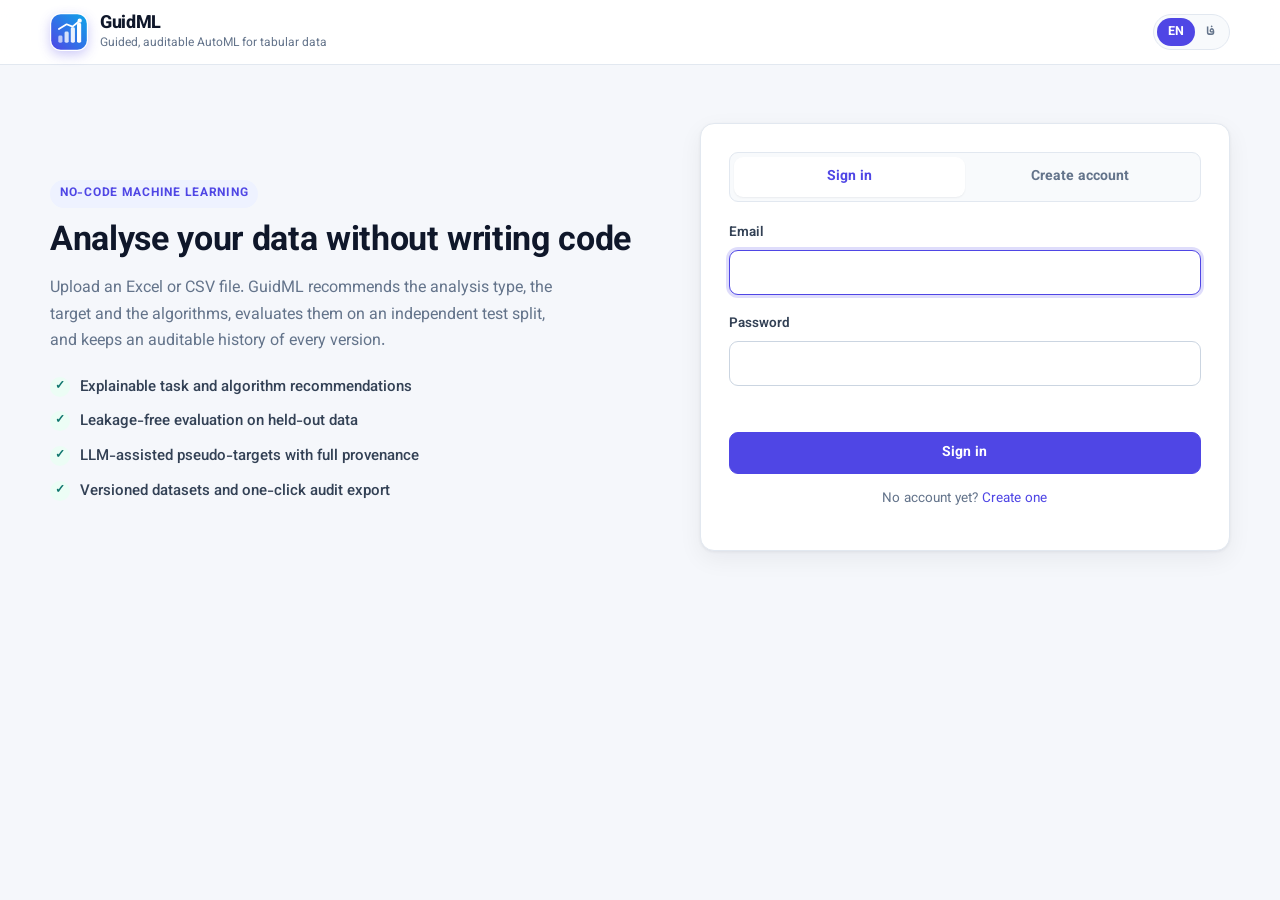
<file: frontend/index.html>
<!DOCTYPE html>
<html lang="en" dir="ltr">

<head>
    <meta charset="UTF-8">
    <meta name="viewport" content="width=device-width, initial-scale=1">
    <title>GuidML</title>
    <link rel="icon" type="image/svg+xml" href="assets/logo.svg">
    <link rel="stylesheet" href="CSS/style.css">
</head>

<body>

<header class="app-header">
    <div class="app-header__inner">
        <a class="brand" href="#/projects">
            <span class="brand__icon"><img src="assets/logo.svg" alt=""></span>
            <span class="brand__text">
                <span class="brand__name">GuidML</span>
                <span class="brand__tag" data-i18n="app.tagline"></span>
            </span>
        </a>

        <div class="header-tools">
            <nav class="app-nav" id="appNav" hidden>
                <a class="app-nav__link" href="#/projects" data-nav="projects" data-i18n="nav.projects"></a>
                <a class="app-nav__link app-nav__link--cta" href="#/new" data-nav="new" data-i18n="nav.newProject"></a>
                <div class="user-chip">
                    <span class="user-chip__avatar" id="userAvatar"></span>
                    <span class="user-chip__name" id="userName"></span>
                    <button class="btn--ghost btn--small" id="logoutBtn" type="button" data-i18n="nav.logout"></button>
                </div>
            </nav>

            <div class="lang-switch" role="group" data-i18n-aria="nav.language">
                <button type="button" class="lang-switch__btn" data-locale-option="en-US">EN</button>
                <button type="button" class="lang-switch__btn" data-locale-option="fa-IR">فا</button>
            </div>
        </div>
    </div>
</header>

<main class="container">

    <section class="view" id="authView" hidden>
        <div class="auth">
            <div class="auth__intro">
                <span class="eyebrow" data-i18n="auth.eyebrow"></span>
                <h2 data-i18n="auth.headline"></h2>
                <p data-i18n="auth.intro"></p>
                <ul class="auth__features">
                    <li data-i18n="auth.feature1"></li>
                    <li data-i18n="auth.feature2"></li>
                    <li data-i18n="auth.feature3"></li>
                    <li data-i18n="auth.feature4"></li>
                </ul>
            </div>

            <div class="panel auth__card">
                <div class="tabs" role="tablist">
                    <button class="tabs__tab" type="button" data-auth-tab="login" role="tab" data-i18n="auth.login"></button>
                    <button class="tabs__tab" type="button" data-auth-tab="signup" role="tab" data-i18n="auth.signup"></button>
                </div>

                <form id="loginForm" class="form" novalidate>
                    <div class="field">
                        <label class="field__label" for="loginEmail" data-i18n="auth.email"></label>
                        <input class="input" type="email" id="loginEmail" autocomplete="email" dir="ltr" required>
                    </div>
                    <div class="field">
                        <label class="field__label" for="loginPassword" data-i18n="auth.password"></label>
                        <input class="input" type="password" id="loginPassword" autocomplete="current-password" dir="ltr" required>
                    </div>
                    <p class="form__error" id="loginError" role="alert"></p>
                    <button class="btn--block" type="submit" data-i18n="auth.loginSubmit"></button>
                    <p class="form__hint"><span data-i18n="auth.noAccount"></span> <a href="#/signup" data-i18n="auth.signupLink"></a></p>
                </form>

                <form id="signupForm" class="form" novalidate hidden>
                    <div class="field">
                        <label class="field__label" for="signupName" data-i18n="auth.name"></label>
                        <input class="input" type="text" id="signupName" autocomplete="name" required>
                    </div>
                    <div class="field">
                        <label class="field__label" for="signupEmail" data-i18n="auth.email"></label>
                        <input class="input" type="email" id="signupEmail" autocomplete="email" dir="ltr" required>
                    </div>
                    <div class="field">
                        <label class="field__label" for="signupPassword"><span data-i18n="auth.password"></span> <small data-i18n="auth.passwordHint"></small></label>
                        <input class="input" type="password" id="signupPassword" autocomplete="new-password" dir="ltr" required minlength="6">
                    </div>
                    <p class="form__error" id="signupError" role="alert"></p>
                    <button class="btn--block" type="submit" data-i18n="auth.signupSubmit"></button>
                    <p class="form__hint"><span data-i18n="auth.haveAccount"></span> <a href="#/login" data-i18n="auth.loginLink"></a></p>
                </form>
            </div>
        </div>
    </section>

    <section class="view" id="projectsView" hidden></section>

    <section class="view" id="newProjectView" hidden>
        <a class="back-link" href="#/projects" data-i18n="nav.backToProjects"></a>
        <section class="panel" id="uploadPanel">
            <h2 class="panel__title" data-i18n="upload.title"></h2>
            <p class="panel__subtitle" data-i18n="upload.subtitle"></p>
            <div class="field">
                <label class="field__label" for="projectName"><span data-i18n="upload.projectName"></span> <small data-i18n="common.optional"></small></label>
                <input class="input" type="text" id="projectName" data-i18n-placeholder="upload.projectNamePlaceholder" maxlength="120">
            </div>
            <div class="dropzone" id="dropzone" tabindex="0" role="button" data-i18n-aria="upload.chooseFile">
                <div class="dropzone__icon" aria-hidden="true">⇪</div>
                <p class="dropzone__text" data-i18n="upload.dropText"></p>
                <p class="dropzone__formats" data-i18n="upload.formats"></p>
                <p class="dropzone__filename" id="fileNameLabel"></p>
                <input type="file" id="datasetFile" accept=".xlsx,.csv" hidden>
            </div>
            <button id="analyzeBtn" class="btn--block" type="button" data-i18n="upload.submit"></button>
        </section>
    </section>

    <section class="view" id="wizardView" hidden>
        <div class="wizard-bar">
            <a class="back-link" id="wizardProjectLink" href="#/projects"></a>
            <span class="wizard-bar__title" id="wizardTitle"></span>
        </div>
        <div class="notice" id="wizardNotice" hidden></div>
        <ol class="stepper" id="stepper">
            <li class="step" data-step="upload"><span class="step__dot"></span><span class="step__label" data-i18n="steps.upload"></span></li>
            <li class="step" data-step="problem"><span class="step__dot"></span><span class="step__label" data-i18n="steps.problem"></span></li>
            <li class="step" data-step="target"><span class="step__dot"></span><span class="step__label" data-i18n="steps.target"></span></li>
            <li class="step" data-step="preferences"><span class="step__dot"></span><span class="step__label" data-i18n="steps.preferences"></span></li>
            <li class="step" data-step="model"><span class="step__dot"></span><span class="step__label" data-i18n="steps.model"></span></li>
            <li class="step" data-step="results"><span class="step__dot"></span><span class="step__label" data-i18n="steps.results"></span></li>
        </ol>
        <div class="wizard-actions">
            <button class="btn--ghost btn--small" id="wizardBackBtn" type="button" hidden data-i18n="wizard.previous"></button>
        </div>
        <div id="result" class="result"></div>
    </section>

    <section class="view" id="projectView" hidden></section>

</main>

<div class="modal" id="updateModal" hidden>
    <div class="modal__backdrop" data-close-modal></div>
    <div class="modal__dialog" role="dialog" aria-modal="true" aria-labelledby="updateModalTitle">
        <button class="modal__close" type="button" data-close-modal data-i18n-aria="common.close">×</button>
        <h3 id="updateModalTitle" data-i18n="update.title"></h3>
        <p data-i18n="update.text"></p>
        <div class="notice notice--soft" id="updateColumns"></div>
        <div class="dropzone dropzone--compact" id="updateDropzone" tabindex="0" role="button" data-i18n-aria="update.chooseFile">
            <div class="dropzone__icon" aria-hidden="true">⇪</div>
            <p class="dropzone__text" data-i18n="update.dropText"></p>
            <p class="dropzone__filename" id="updateFileName"></p>
            <input type="file" id="updateFile" accept=".xlsx,.csv" hidden>
        </div>
        <p class="form__error" id="updateError" role="alert"></p>
        <div class="modal__actions">
            <button type="button" id="updateSubmitBtn" data-i18n="update.submit"></button>
            <button type="button" class="btn--ghost" data-close-modal data-i18n="common.cancel"></button>
        </div>
    </div>
</div>

<div class="modal" id="confirmModal" hidden>
    <div class="modal__backdrop" data-close-modal></div>
    <div class="modal__dialog modal__dialog--small" role="alertdialog" aria-modal="true" aria-labelledby="confirmTitle">
        <h3 id="confirmTitle"></h3>
        <p id="confirmText"></p>
        <div class="modal__actions">
            <button type="button" class="btn--danger" id="confirmOk"></button>
            <button type="button" class="btn--ghost" data-close-modal data-i18n="common.cancel"></button>
        </div>
    </div>
</div>

<div class="loading-overlay" id="loadingOverlay">
    <div class="spinner"></div>
    <p class="loading-overlay__text" id="loadingText"></p>
</div>

<div class="toast-container" id="toastContainer"></div>

<script src="vendor/chart.umd.min.js"></script>
<script src="js/i18n.js"></script>
<script src="js/api.js"></script>
<script src="js/ui.js"></script>
<script src="js/dashboard.js"></script>
<script src="js/explanation.js"></script>
<script src="js/preferences.js"></script>
<script src="js/clustering.js"></script>
<script src="js/model_selection.js"></script>
<script src="js/app.js"></script>
<script src="js/auth.js"></script>
<script src="js/projects.js"></script>
<script src="js/router.js"></script>

</body>
</html>
</file>
<file: frontend/CSS/style.css>
@font-face {
    font-family: "Vazirmatn";
    src: url("../vendor/fonts/Vazirmatn-Variable.woff2") format("woff2");
    font-weight: 100 900;
    font-style: normal;
    font-display: swap;
}

:root {
    --bg: #f5f7fb;
    --surface: #ffffff;
    --surface-2: #f8fafc;
    --text: #0f172a;
    --text-2: #334155;
    --muted: #64748b;
    --border: #e2e8f0;
    --border-strong: #cbd5e1;

    --primary: #4f46e5;
    --primary-dark: #4338ca;
    --primary-soft: #eef2ff;
    --primary-ring: rgba(79, 70, 229, 0.18);

    --ok: #0f766e;
    --ok-soft: #ecfdf5;
    --warn: #b45309;
    --warn-soft: #fffbeb;
    --danger: #dc2626;
    --danger-soft: #fef2f2;
    --info: #0369a1;
    --info-soft: #f0f9ff;

    --radius: 14px;
    --radius-sm: 9px;
    --shadow-sm: 0 1px 2px rgba(15, 23, 42, 0.06);
    --shadow: 0 1px 3px rgba(15, 23, 42, 0.06), 0 8px 24px rgba(15, 23, 42, 0.06);
    --shadow-lg: 0 20px 50px rgba(15, 23, 42, 0.18);

    --font: "Vazirmatn", "Segoe UI", Roboto, Tahoma, Arial, sans-serif;
    --mono: ui-monospace, "SFMono-Regular", Menlo, Consolas, monospace;
}

* { box-sizing: border-box; }

html { -webkit-text-size-adjust: 100%; }

body {
    margin: 0;
    font-family: var(--font);
    font-size: 15px;
    background: var(--bg);
    color: var(--text);
    line-height: 1.65;
}

body.modal-open { overflow: hidden; }

h1, h2, h3, h4 { margin: 0 0 8px; font-weight: 700; color: var(--text); letter-spacing: -0.01em; }
h2 { font-size: 22px; }
h3 { font-size: 16.5px; }
h4 { font-size: 13px; color: var(--text-2); text-transform: none; margin-top: 14px; }

p { margin: 0 0 12px; color: var(--text-2); }

a { color: var(--primary); text-decoration: none; }
a:hover { text-decoration: underline; }

ul { margin: 0 0 10px; padding-inline-start: 20px; }
li { margin-bottom: 4px; color: var(--text-2); }

.mono { font-family: var(--mono); font-size: 0.92em; }
.small { font-size: 12px; }
.hint { color: var(--muted); font-size: 13px; }

[hidden] { display: none !important; }


.app-header {
    position: sticky;
    top: 0;
    z-index: 40;
    background: rgba(255, 255, 255, 0.92);
    backdrop-filter: saturate(160%) blur(10px);
    border-bottom: 1px solid var(--border);
}

.app-header__inner {
    width: min(1180px, 94%);
    margin: auto;
    min-height: 64px;
    display: flex;
    align-items: center;
    justify-content: space-between;
    gap: 16px;
    flex-wrap: wrap;
}

.brand { display: flex; align-items: center; gap: 12px; color: var(--text); }
.brand:hover { text-decoration: none; }

.brand__icon {
    display: grid;
    place-items: center;
    width: 38px;
    height: 38px;
    border-radius: 11px;
    box-shadow: 0 4px 12px rgba(79, 70, 229, 0.28);
}

.brand__icon img { width: 38px; height: 38px; display: block; }

.brand__text { display: flex; flex-direction: column; line-height: 1.2; }
.brand__name { font-weight: 800; font-size: 18px; letter-spacing: -0.02em; }
.brand__tag { font-size: 12px; color: var(--muted); }

.header-tools { display: flex; align-items: center; gap: 14px; flex-wrap: wrap; }

.app-nav { display: flex; align-items: center; gap: 6px; flex-wrap: wrap; }

.app-nav__link {
    padding: 7px 12px;
    border-radius: var(--radius-sm);
    color: var(--text-2);
    font-weight: 600;
    font-size: 14px;
}

.app-nav__link:hover, .app-nav__link--active { background: var(--primary-soft); color: var(--primary); text-decoration: none; }

.app-nav__link--cta { background: var(--primary); color: #fff; }
.app-nav__link--cta:hover, .app-nav__link--cta.app-nav__link--active { background: var(--primary-dark); color: #fff; }

.user-chip {
    display: flex;
    align-items: center;
    gap: 8px;
    padding: 4px;
    padding-inline-start: 4px;
    padding-inline-end: 6px;
    border: 1px solid var(--border);
    border-radius: 999px;
    margin-inline-start: 6px;
}

.user-chip__avatar {
    width: 28px; height: 28px; border-radius: 50%;
    display: grid; place-items: center;
    background: var(--primary-soft); color: var(--primary); font-weight: 700; font-size: 13px;
}

.user-chip__name { font-size: 13px; font-weight: 600; max-width: 140px; overflow: hidden; text-overflow: ellipsis; white-space: nowrap; }

.lang-switch {
    display: inline-flex;
    border: 1px solid var(--border);
    border-radius: 999px;
    padding: 3px;
    background: var(--surface-2);
}

.lang-switch__btn {
    border: 0;
    background: transparent;
    color: var(--muted);
    padding: 4px 11px;
    border-radius: 999px;
    font-weight: 700;
    font-size: 12.5px;
    box-shadow: none;
    min-height: 0;
}

.lang-switch__btn:hover { background: #fff; color: var(--text); }
.lang-switch__btn--active, .lang-switch__btn--active:hover { background: var(--primary); color: #fff; }


.container { width: min(1180px, 94%); margin: 28px auto 64px; }

.panel {
    background: var(--surface);
    border: 1px solid var(--border);
    border-radius: var(--radius);
    padding: 24px;
    box-shadow: var(--shadow-sm);
    margin-bottom: 20px;
}

.panel__title { font-size: 21px; }
.panel__subtitle { color: var(--muted); }

.back-link { display: inline-block; margin-bottom: 14px; font-weight: 600; font-size: 14px; color: var(--muted); }
.back-link:hover { color: var(--primary); }

.section-head { display: flex; justify-content: space-between; align-items: center; gap: 12px; margin: 26px 0 14px; flex-wrap: wrap; }
.section-head h2 { margin: 0; }
.section-head--tight { margin-top: 0; display: block; }

.grid-2 { display: grid; grid-template-columns: repeat(2, minmax(0, 1fr)); gap: 16px; }
.grid-2 > .card { margin: 0; }

.cards { display: grid; grid-template-columns: repeat(auto-fit, minmax(280px, 1fr)); gap: 16px; margin: 16px 0; }
.cards--2 { grid-template-columns: repeat(2, minmax(0, 1fr)); }
.cards--3 { grid-template-columns: repeat(3, minmax(0, 1fr)); }

.result > .card, .result > .notice, .result > .kpi-grid, .result > .grid-2 { margin-bottom: 16px; }


.card {
    position: relative;
    background: var(--surface);
    border: 1px solid var(--border);
    border-radius: var(--radius);
    padding: 20px;
    box-shadow: var(--shadow-sm);
    transition: box-shadow 0.15s ease, border-color 0.15s ease;
}

.cards .card:hover { box-shadow: var(--shadow); }

.card--highlight { border-color: var(--primary); box-shadow: 0 0 0 3px var(--primary-ring); }
.card--muted { background: var(--surface-2); }
.card--accent { border-inline-start: 4px solid var(--warn); background: linear-gradient(0deg, var(--surface), var(--surface)), var(--warn-soft); }

.card__top { display: flex; gap: 6px; flex-wrap: wrap; margin-bottom: 10px; }

.card button, .card .button { margin-top: 12px; }

.option-card { display: flex; flex-direction: column; }
.option-card__icon {
    width: 40px; height: 40px; display: grid; place-items: center;
    border-radius: 10px; background: var(--primary-soft); color: var(--primary); font-size: 20px; margin-bottom: 10px;
}

.algo-name { font-size: 19px; text-align: start; }


button, .button {
    display: inline-flex;
    align-items: center;
    justify-content: center;
    gap: 6px;
    min-height: 40px;
    padding: 9px 18px;
    font-family: inherit;
    font-size: 14px;
    font-weight: 700;
    border-radius: var(--radius-sm);
    border: 1px solid var(--primary);
    background: var(--primary);
    color: #fff;
    cursor: pointer;
    transition: background 0.15s ease, box-shadow 0.15s ease, color 0.15s ease;
    text-decoration: none;
}

button:hover, .button:hover { background: var(--primary-dark); border-color: var(--primary-dark); text-decoration: none; color: #fff; }
button:focus-visible, .button:focus-visible, .dropzone:focus-visible, .branch:focus-visible, .choice:focus-visible, .input:focus {
    outline: none;
    box-shadow: 0 0 0 3px var(--primary-ring);
}

button:disabled { background: var(--border); border-color: var(--border); color: var(--muted); cursor: not-allowed; }

.btn--block { width: 100%; margin-top: 8px; }

.btn--secondary { background: var(--surface); color: var(--primary); border-color: var(--border-strong); }
.btn--secondary:hover { background: var(--primary-soft); color: var(--primary-dark); border-color: var(--primary); }

.btn--ghost { background: transparent; color: var(--text-2); border-color: transparent; }
.btn--ghost:hover { background: var(--surface-2); color: var(--text); border-color: var(--border); }

.btn--small { min-height: 32px; padding: 5px 12px; font-size: 13px; }

.btn--danger { background: var(--danger); border-color: var(--danger); }
.btn--danger:hover { background: #b91c1c; border-color: #b91c1c; }
.btn--danger-text { color: var(--danger); }
.btn--danger-text:hover { background: var(--danger-soft); color: var(--danger); }

.btn--icon { background: transparent; border-color: var(--border); color: var(--muted); padding: 6px 10px; }
.btn--icon:hover { background: var(--danger-soft); border-color: #fecaca; color: var(--danger); }

.button-row { display: flex; gap: 10px; flex-wrap: wrap; margin-top: 16px; }
.button-row--tight { margin-top: 0; gap: 8px; }


.form { display: flex; flex-direction: column; gap: 4px; }
.field { margin-bottom: 14px; }
.field__label { display: block; font-weight: 600; font-size: 13.5px; margin-bottom: 6px; color: var(--text-2); }
.field__label small { color: var(--muted); font-weight: 400; }

.input, select, input[type="number"] {
    width: 100%;
    min-height: 42px;
    padding: 9px 12px;
    font: inherit;
    color: var(--text);
    background: var(--surface);
    border: 1px solid var(--border-strong);
    border-radius: var(--radius-sm);
    transition: border-color 0.15s ease, box-shadow 0.15s ease;
}

.input:focus, select:focus, input[type="number"]:focus { border-color: var(--primary); outline: none; box-shadow: 0 0 0 3px var(--primary-ring); }
.input--short { max-width: 180px; }

.form__error { color: var(--danger); min-height: 1.2em; font-size: 13.5px; margin: 0; }
.form__hint { text-align: center; color: var(--muted); font-size: 13.5px; margin-top: 10px; }

label.radio, label.checkbox {
    display: flex;
    align-items: center;
    gap: 10px;
    padding: 10px 12px;
    margin: 6px 0;
    border: 1px solid var(--border);
    border-radius: var(--radius-sm);
    cursor: pointer;
    color: var(--text-2);
    transition: border-color 0.15s, background 0.15s;
}

label.radio:hover, label.checkbox:hover { border-color: var(--primary); background: var(--primary-soft); }
label.radio:has(input:checked) { border-color: var(--primary); background: var(--primary-soft); color: var(--text); font-weight: 600; }
label.checkbox { border-style: dashed; font-size: 13.5px; }
input[type="radio"], input[type="checkbox"] { accent-color: var(--primary); width: 16px; height: 16px; flex: none; }


.dropzone {
    border: 2px dashed var(--border-strong);
    border-radius: var(--radius);
    background: var(--surface-2);
    padding: 34px 20px;
    text-align: center;
    cursor: pointer;
    margin: 6px 0 14px;
    transition: border-color 0.15s, background 0.15s;
}

.dropzone:hover, .dropzone--active { border-color: var(--primary); background: var(--primary-soft); }
.dropzone--filled { border-style: solid; border-color: var(--ok); background: var(--ok-soft); }
.dropzone--compact { padding: 20px; }
.dropzone__icon { font-size: 28px; color: var(--primary); line-height: 1; margin-bottom: 8px; }
.dropzone__text { font-weight: 600; color: var(--text); margin: 0; }
.dropzone__formats { font-size: 12.5px; color: var(--muted); margin: 4px 0 0; }
.dropzone__filename { font-weight: 700; color: var(--ok); margin: 8px 0 0; direction: ltr; unicode-bidi: plaintext; }


.auth { display: grid; grid-template-columns: 1.15fr 1fr; gap: 40px; align-items: center; padding: 30px 0; }
.eyebrow {
    display: inline-block; font-size: 12px; font-weight: 700; letter-spacing: 0.06em; text-transform: uppercase;
    color: var(--primary); background: var(--primary-soft); padding: 4px 10px; border-radius: 999px; margin-bottom: 14px;
}
.auth__intro h2 { font-size: 34px; line-height: 1.2; margin-bottom: 14px; }
.auth__intro p { font-size: 16px; color: var(--muted); max-width: 520px; }
.auth__features { list-style: none; padding: 0; margin-top: 20px; }
.auth__features li { position: relative; padding-inline-start: 30px; margin-bottom: 10px; color: var(--text-2); font-weight: 500; }
.auth__features li::before {
    content: "✓"; position: absolute; inset-inline-start: 0; top: 1px;
    width: 20px; height: 20px; border-radius: 50%; display: grid; place-items: center;
    background: var(--ok-soft); color: var(--ok); font-size: 12px; font-weight: 800;
}
.auth__card { padding: 28px; box-shadow: var(--shadow); }

.tabs { display: grid; grid-template-columns: 1fr 1fr; background: var(--surface-2); border: 1px solid var(--border); border-radius: var(--radius-sm); padding: 4px; margin-bottom: 20px; }
.tabs__tab { background: transparent; border: 0; color: var(--muted); min-height: 36px; }
.tabs__tab:hover { background: #fff; color: var(--text); }
.tabs__tab--active, .tabs__tab--active:hover { background: #fff; color: var(--primary); box-shadow: var(--shadow-sm); }


.wizard-bar { display: flex; justify-content: space-between; align-items: center; gap: 12px; flex-wrap: wrap; }
.wizard-bar .back-link { margin-bottom: 0; }
.wizard-bar__title { font-weight: 700; color: var(--text-2); }
.wizard-actions { display: flex; justify-content: flex-start; margin-bottom: 8px; min-height: 32px; }

.stepper {
    display: flex;
    list-style: none;
    margin: 18px 0 18px;
    padding: 14px 16px;
    gap: 0;
    background: var(--surface);
    border: 1px solid var(--border);
    border-radius: var(--radius);
}

.step { flex: 1; display: flex; flex-direction: column; align-items: center; gap: 6px; position: relative; margin: 0; }

.step::after {
    content: "";
    position: absolute;
    top: 14px;
    inset-inline-start: calc(50% + 18px);
    width: calc(100% - 36px);
    height: 2px;
    background: var(--border);
}

.step:last-child::after { display: none; }

.step__dot {
    width: 28px; height: 28px; border-radius: 50%;
    display: grid; place-items: center;
    background: var(--surface-2); border: 2px solid var(--border-strong);
    color: var(--muted); font-weight: 700; font-size: 13px; z-index: 1;
}

.step__label { font-size: 12.5px; color: var(--muted); font-weight: 600; }

.step--active .step__dot { background: var(--primary); border-color: var(--primary); color: #fff; box-shadow: 0 0 0 4px var(--primary-ring); }
.step--active .step__label { color: var(--primary); }
.step--done .step__dot { background: var(--ok); border-color: var(--ok); color: #fff; }
.step--done::after { background: var(--ok); }
.step--done .step__label { color: var(--ok); }


.badge {
    display: inline-flex; align-items: center; gap: 4px;
    font-size: 11.5px; font-weight: 700; padding: 3px 9px; border-radius: 999px;
    border: 1px solid transparent; white-space: nowrap;
}
.badge--primary { background: var(--primary); color: #fff; }
.badge--soft { background: var(--surface-2); color: var(--text-2); border-color: var(--border); }
.badge--ok { background: var(--ok-soft); color: var(--ok); border-color: #a7f3d0; }
.badge--warn { background: var(--warn-soft); color: var(--warn); border-color: #fde68a; }
.badge--danger { background: var(--danger-soft); color: var(--danger); border-color: #fecaca; }

.chips { display: flex; flex-wrap: wrap; gap: 8px; margin: 8px 0; }
.chip {
    display: inline-flex; align-items: center; gap: 4px;
    background: var(--surface-2); border: 1px solid var(--border);
    border-radius: 999px; padding: 4px 12px; font-size: 13px; color: var(--text-2);
}
.chip--accent { background: var(--warn-soft); border-color: #fde68a; color: var(--warn); font-weight: 600; }
.chips--small .chip { font-size: 12px; padding: 2px 10px; }


.notice {
    background: var(--info-soft);
    border: 1px solid #bae6fd;
    border-inline-start: 4px solid var(--info);
    color: #0c4a6e;
    border-radius: var(--radius-sm);
    padding: 12px 14px;
    margin: 12px 0;
    font-size: 14px;
}
.notice--soft { background: var(--surface-2); border-color: var(--border); border-inline-start-color: var(--primary); color: var(--text-2); }
.notice--warn { background: var(--warn-soft); border-color: #fde68a; border-inline-start-color: var(--warn); color: #78350f; }

.error {
    background: var(--danger-soft);
    border: 1px solid #fecaca;
    border-inline-start: 4px solid var(--danger);
    color: #7f1d1d;
    padding: 12px 14px;
    border-radius: var(--radius-sm);
    margin: 12px 0;
}

.issue-list { list-style: none; padding: 0; margin: 0; }
.issue { display: flex; gap: 10px; align-items: baseline; padding: 6px 0; border-bottom: 1px dashed var(--border); }
.issue:last-child { border-bottom: 0; }

.privacy-note { font-size: 13px; }


.meter { height: 8px; background: var(--surface-2); border: 1px solid var(--border); border-radius: 999px; overflow: hidden; margin: 10px 0 6px; }
.meter__bar { height: 100%; background: linear-gradient(90deg, #6366f1, #0ea5e9); border-radius: 999px; }
[dir="rtl"] .meter__bar { background: linear-gradient(270deg, #6366f1, #0ea5e9); }

.score-line b { font-size: 18px; color: var(--text); }

.evidence-list { list-style: none; padding: 0; margin: 4px 0; }
.evidence { display: flex; justify-content: space-between; gap: 10px; padding: 5px 0; font-size: 13.5px; border-bottom: 1px dashed var(--border); }
.evidence:last-child { border-bottom: 0; }
.evidence__meta { color: var(--muted); font-size: 12px; white-space: nowrap; }
.evidence--strength .evidence__meta b { color: var(--ok); }
.evidence--weakness .evidence__meta b { color: var(--danger); }

.facts { list-style: none; padding: 0; margin: 8px 0; }
.facts li { display: flex; justify-content: space-between; gap: 14px; padding: 8px 0; border-bottom: 1px solid var(--border); margin: 0; }
.facts li:last-child { border-bottom: 0; }
.facts li span { color: var(--muted); }
.facts li b { color: var(--text); text-align: end; }
.facts--compact li { padding: 6px 0; font-size: 13.5px; }

.disclosure { border: 1px solid var(--border); border-radius: var(--radius-sm); padding: 10px 14px; margin: 12px 0; background: var(--surface); }
.disclosure summary { cursor: pointer; font-weight: 600; color: var(--primary); font-size: 14px; }
.disclosure[open] summary { margin-bottom: 10px; }

.code { background: #0f172a; color: #e2e8f0; padding: 12px; border-radius: var(--radius-sm); font-family: var(--mono); font-size: 12px; overflow: auto; text-align: left; }


.auto-detect__list { list-style: none; padding: 0; margin: 0; }
.auto-detect__list li { display: grid; grid-template-columns: 1fr auto; gap: 4px 12px; padding: 10px 0; border-bottom: 1px solid var(--border); }
.auto-detect__list li:last-child { border-bottom: 0; }
.auto-detect__list small { grid-column: 1 / -1; color: var(--muted); }
.auto-detect__label { font-weight: 600; color: var(--text); }


.dash-head { display: flex; align-items: center; gap: 12px; flex-wrap: wrap; margin-bottom: 8px; }
.dash-head h2 { margin: 0; }

.kpi-grid { display: grid; grid-template-columns: repeat(6, minmax(0, 1fr)); gap: 12px; margin: 14px 0; }

.kpi {
    background: var(--surface);
    border: 1px solid var(--border);
    border-radius: var(--radius);
    padding: 14px 16px;
    display: flex;
    flex-direction: column;
    gap: 2px;
    box-shadow: var(--shadow-sm);
}

.kpi__label { font-size: 12.5px; color: var(--muted); font-weight: 600; }
.kpi__value { font-size: 24px; font-weight: 800; color: var(--text); letter-spacing: -0.02em; }
.kpi__hint { font-size: 11.5px; color: var(--muted); }

.chart-box { position: relative; height: 280px; }
.chart-box--md { height: 260px; }
.chart-box--lg { height: 340px; }
.chart-box--xl { height: 440px; }

.data-table { width: 100%; border-collapse: collapse; font-size: 13.5px; margin: 8px 0; }
.data-table th, .data-table td { padding: 8px 10px; border-bottom: 1px solid var(--border); text-align: start; }
.data-table thead th { background: var(--surface-2); color: var(--muted); font-weight: 700; font-size: 12.5px; }
.data-table tbody th { font-weight: 600; color: var(--text); }
.data-table td { font-variant-numeric: tabular-nums; }

.heatmap-wrapper { overflow-x: auto; }
.heatmap-table { border-collapse: separate; border-spacing: 4px; margin: 6px auto; }
.heatmap-table th { font-size: 12.5px; color: var(--muted); padding: 6px 8px; font-weight: 600; }
.heatmap-table td { min-width: 64px; height: 52px; text-align: center; font-weight: 700; border-radius: 8px; font-variant-numeric: tabular-nums; }
.heatmap-corner { font-size: 11px !important; }

.profile-grid { display: grid; grid-template-columns: repeat(auto-fill, minmax(240px, 1fr)); gap: 12px; }
.cluster-card { border: 1px solid var(--border); border-radius: var(--radius-sm); padding: 12px 14px; background: var(--surface-2); }
.cluster-card__head { display: flex; align-items: center; gap: 8px; margin-bottom: 6px; }
.cluster-card__head .hint { margin-inline-start: auto; }
.cluster-card ul { list-style: none; padding: 0; margin: 0; }
.cluster-card li { display: grid; grid-template-columns: 1fr auto; gap: 0 8px; padding: 5px 0; border-top: 1px dashed var(--border); font-size: 13px; }
.cluster-card li small { grid-column: 1 / -1; color: var(--muted); font-size: 11.5px; }
.cluster-dot { width: 12px; height: 12px; border-radius: 50%; display: inline-block; }
.up { color: var(--ok); }
.down { color: var(--danger); }


.profile {
    display: flex; align-items: center; gap: 18px; flex-wrap: wrap;
    background: var(--surface); border: 1px solid var(--border); border-radius: var(--radius);
    padding: 20px 22px; box-shadow: var(--shadow-sm);
}

.profile__avatar {
    width: 56px; height: 56px; border-radius: 16px; display: grid; place-items: center;
    background: linear-gradient(135deg, #4f46e5, #0ea5e9); color: #fff; font-size: 22px; font-weight: 800;
}

.profile__info { flex: 1; min-width: 200px; }
.profile__info h2 { margin: 0; }
.profile__info p { margin: 0; }
.profile__email { color: var(--muted); font-size: 13.5px; text-align: start; }

.profile__stats { display: flex; gap: 10px; list-style: none; padding: 0; margin: 0; flex-wrap: wrap; }
.profile__stats li { display: flex; flex-direction: column; align-items: center; min-width: 92px; padding: 8px 12px; background: var(--surface-2); border: 1px solid var(--border); border-radius: var(--radius-sm); margin: 0; }
.profile__stats b { font-size: 20px; color: var(--text); }
.profile__stats span { font-size: 12px; color: var(--muted); }

.project-grid { display: grid; grid-template-columns: repeat(auto-fill, minmax(300px, 1fr)); gap: 16px; }

.project-card {
    background: var(--surface); border: 1px solid var(--border); border-radius: var(--radius);
    padding: 18px; display: flex; flex-direction: column; gap: 10px; box-shadow: var(--shadow-sm);
    transition: box-shadow 0.15s, border-color 0.15s;
}

.project-card:hover { box-shadow: var(--shadow); border-color: var(--border-strong); }
.project-card__head { display: flex; justify-content: space-between; align-items: flex-start; gap: 10px; }
.project-card__head h3 { margin: 0; overflow-wrap: anywhere; }
.project-card__meta { list-style: none; padding: 0; margin: 0; font-size: 13.5px; }
.project-card__meta li { margin-bottom: 2px; color: var(--muted); }
.project-card__metric { background: var(--primary-soft); color: var(--primary-dark); padding: 8px 12px; border-radius: var(--radius-sm); margin: 0; font-size: 14px; }
.project-card__actions { display: flex; gap: 8px; margin-top: auto; flex-wrap: wrap; }
.project-card__actions .btn--icon { margin-inline-start: auto; }

.empty { text-align: center; padding: 48px 20px; background: var(--surface); border: 1px dashed var(--border-strong); border-radius: var(--radius); }
.empty__icon { font-size: 40px; color: var(--primary); }
.empty p { max-width: 520px; margin: 8px auto 18px; color: var(--muted); }

.project-head__title { display: flex; align-items: center; gap: 10px; flex-wrap: wrap; }
.project-head__title h2 { margin: 0; overflow-wrap: anywhere; }
.rename { display: flex; gap: 8px; align-items: center; flex-wrap: wrap; }
.rename .input { width: auto; min-width: 260px; }


.branches { display: flex; gap: 12px; overflow-x: auto; padding: 4px 2px 10px; margin-top: 12px; }

.branch {
    position: relative;
    display: flex; align-items: flex-start; gap: 10px;
    min-width: 230px;
    padding: 12px 14px;
    background: var(--surface);
    color: var(--text);
    border: 1px solid var(--border);
    border-radius: var(--radius);
    box-shadow: none;
    text-align: start;
    font-weight: 400;
}

.branch:hover { background: var(--surface-2); border-color: var(--border-strong); color: var(--text); }
.branch--active, .branch--active:hover { border-color: var(--primary); background: var(--primary-soft); box-shadow: 0 0 0 3px var(--primary-ring); }

.branch__dot { width: 30px; height: 30px; flex: none; border-radius: 50%; display: grid; place-items: center; background: var(--primary); color: #fff; font-weight: 700; }
.branch__body { display: flex; flex-direction: column; gap: 2px; }
.branch__title { font-weight: 700; }
.branch__title small { color: var(--muted); font-weight: 500; }
.branch__meta { font-size: 12px; color: var(--muted); }
.branch__metric { font-size: 13px; color: var(--text-2); margin-top: 4px; }

.delta { font-size: 11.5px; font-weight: 700; padding: 1px 6px; border-radius: 999px; margin-inline-start: 4px; }
.delta--up { background: var(--ok-soft); color: var(--ok); }
.delta--down { background: var(--danger-soft); color: var(--danger); }
.delta--flat { background: var(--surface-2); color: var(--muted); }

.comparison { display: grid; grid-template-columns: 1fr 1.2fr; gap: 20px; margin-top: 18px; align-items: start; }
.comparison__table { overflow-x: auto; }

.version-head { display: flex; justify-content: space-between; align-items: flex-start; gap: 12px; flex-wrap: wrap; margin: 26px 0 6px; }
.version-head h2 { display: flex; align-items: center; gap: 8px; flex-wrap: wrap; }

.choice {
    display: flex; flex-direction: column; align-items: flex-start; gap: 4px; text-align: start;
    background: var(--surface); color: var(--text); border: 1px solid var(--border); border-radius: var(--radius);
    padding: 18px; font-weight: 400; min-height: 0; box-shadow: none;
}
.choice:hover { background: var(--primary-soft); border-color: var(--primary); color: var(--text); text-decoration: none; }
.choice__icon { font-size: 22px; color: var(--primary); }
.choice__title { font-weight: 700; font-size: 15.5px; }
.choice__text { color: var(--muted); font-size: 13.5px; }
.next-step h2 { margin-bottom: 0; }


.modal { position: fixed; inset: 0; z-index: 60; display: grid; place-items: center; padding: 16px; }
.modal__backdrop { position: absolute; inset: 0; background: rgba(15, 23, 42, 0.5); }
.modal__dialog { position: relative; width: min(560px, 100%); max-height: 90vh; overflow: auto; background: var(--surface); border-radius: var(--radius); padding: 24px; box-shadow: var(--shadow-lg); }
.modal__dialog--small { width: min(420px, 100%); }
.modal__close { position: absolute; top: 10px; inset-inline-end: 10px; background: transparent; border: 0; color: var(--muted); font-size: 22px; min-height: 0; padding: 4px 10px; }
.modal__close:hover { background: var(--surface-2); color: var(--text); }
.modal__actions { display: flex; gap: 10px; justify-content: flex-end; margin-top: 18px; }

.loading-overlay { position: fixed; inset: 0; z-index: 80; background: rgba(248, 250, 252, 0.82); backdrop-filter: blur(2px); display: none; flex-direction: column; align-items: center; justify-content: center; gap: 14px; }
.loading-overlay--visible { display: flex; }
.loading-overlay__text { font-weight: 600; color: var(--text-2); text-align: center; max-width: 420px; }
.spinner { width: 42px; height: 42px; border-radius: 50%; border: 4px solid var(--primary-soft); border-top-color: var(--primary); animation: spin 0.8s linear infinite; }
@keyframes spin { to { transform: rotate(360deg); } }

.toast-container { position: fixed; bottom: 20px; inset-inline-end: 20px; z-index: 90; display: flex; flex-direction: column; gap: 8px; }
.toast { min-width: 240px; max-width: 380px; padding: 12px 16px; border-radius: var(--radius-sm); background: var(--text); color: #fff; box-shadow: var(--shadow-lg); opacity: 0; transform: translateY(10px); transition: all 0.25s ease; font-size: 14px; }
.toast--visible { opacity: 1; transform: translateY(0); }
.toast--error { background: var(--danger); }
.toast--success { background: var(--ok); }
.toast--info { background: var(--info); }


@media (max-width: 1080px) {
    .kpi-grid { grid-template-columns: repeat(3, minmax(0, 1fr)); }
}

@media (max-width: 860px) {
    .auth, .grid-2, .comparison, .cards--2, .cards--3 { grid-template-columns: 1fr; }
    .auth__intro h2 { font-size: 26px; }
    .step__label { font-size: 11px; }
    .user-chip__name { display: none; }
}

@media (max-width: 560px) {
    .kpi-grid { grid-template-columns: repeat(2, minmax(0, 1fr)); }
    .stepper { padding: 10px 6px; }
    .step::after { display: none; }
    .panel { padding: 18px; }
}
</file>
